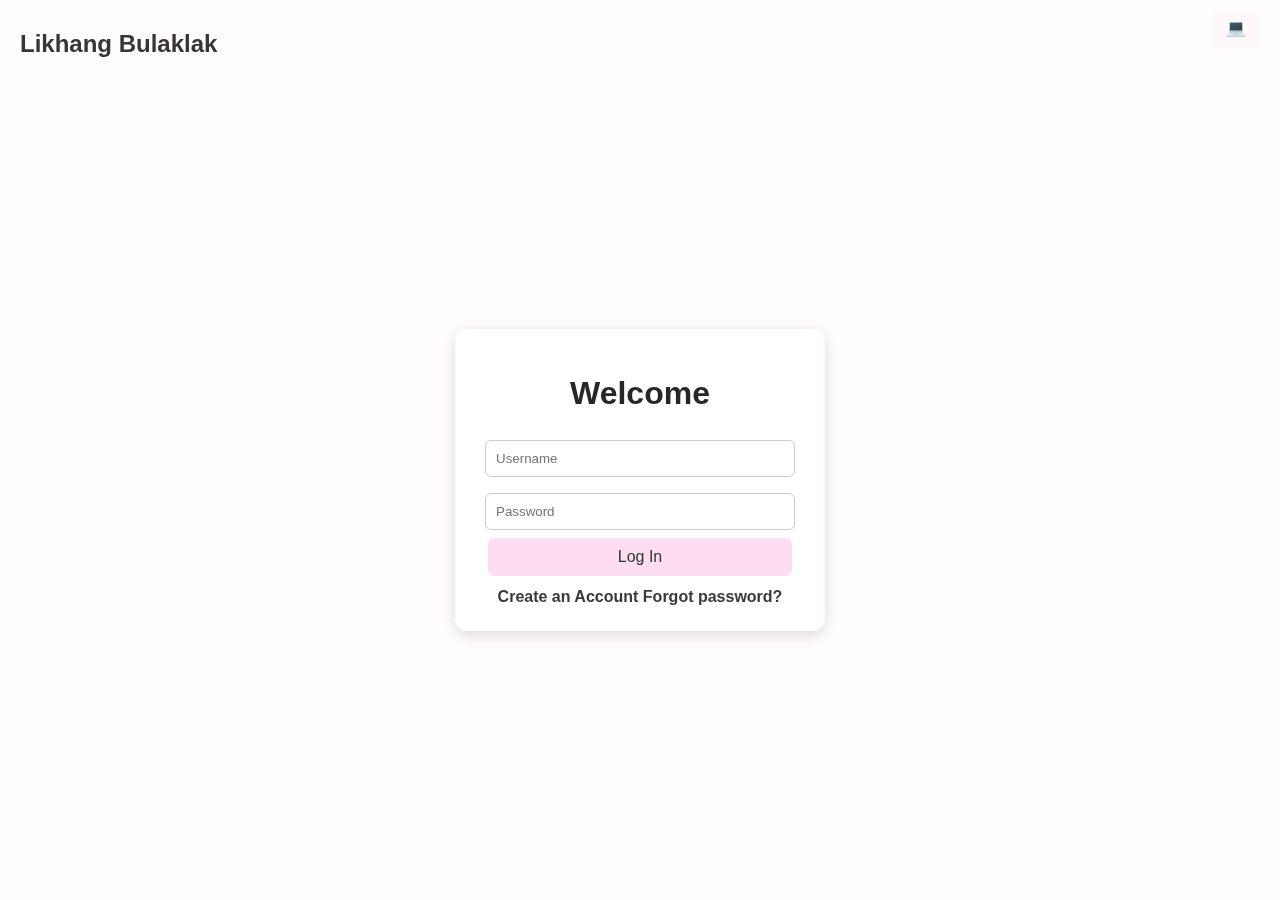
<file: log in/index.html>
<!DOCTYPE html>
<html lang="en">
<head>
    <meta charset="UTF-8">
    <meta name="viewport" content="width=device-width, initial-scale=1.0">
    <title>LikhangBUlaklak - Login</title>
    <link rel="stylesheet" href="style.css">
</head>
<body>

   
    <header>
        <h2>Likhang Bulaklak</h2> 
        <a href="adminlogin.html" class="admin-btn">💻</a> 
    </header>

    
    <div class="overlay"></div>

   
    <div class="main-wrapper">
        <div class="login-box">
            <h1>Welcome</h1>
            <form onsubmit="return index (event)">
                <input type="text" id="username" placeholder="Username" required>
                <input type="password" id="password" placeholder="Password" required>
                <button type="submit">Log In</button>
            </form>
            <div class="links">
                <a class="button link" href="createacc.html">Create an Account</a>
                <a class="button link" href="forgot.html">Forgot password?</a>
            

            </div>
        </div>
    </div>
    <script>
          function index(event) {
        event.preventDefault();
        let user = document.getElementById("username").value;
        let pass = document.getElementById("password").value;

        // Hardcoded admin credentials
        if (user === "dennis11"&& pass === "dennis12") {
            alert("Welcome to Homepage");
            window.location.href= "home.html";
        } else {
            alert("Invalid Admin Credentials!");
        }
    }
    </script>
</body>
</html>
</file>
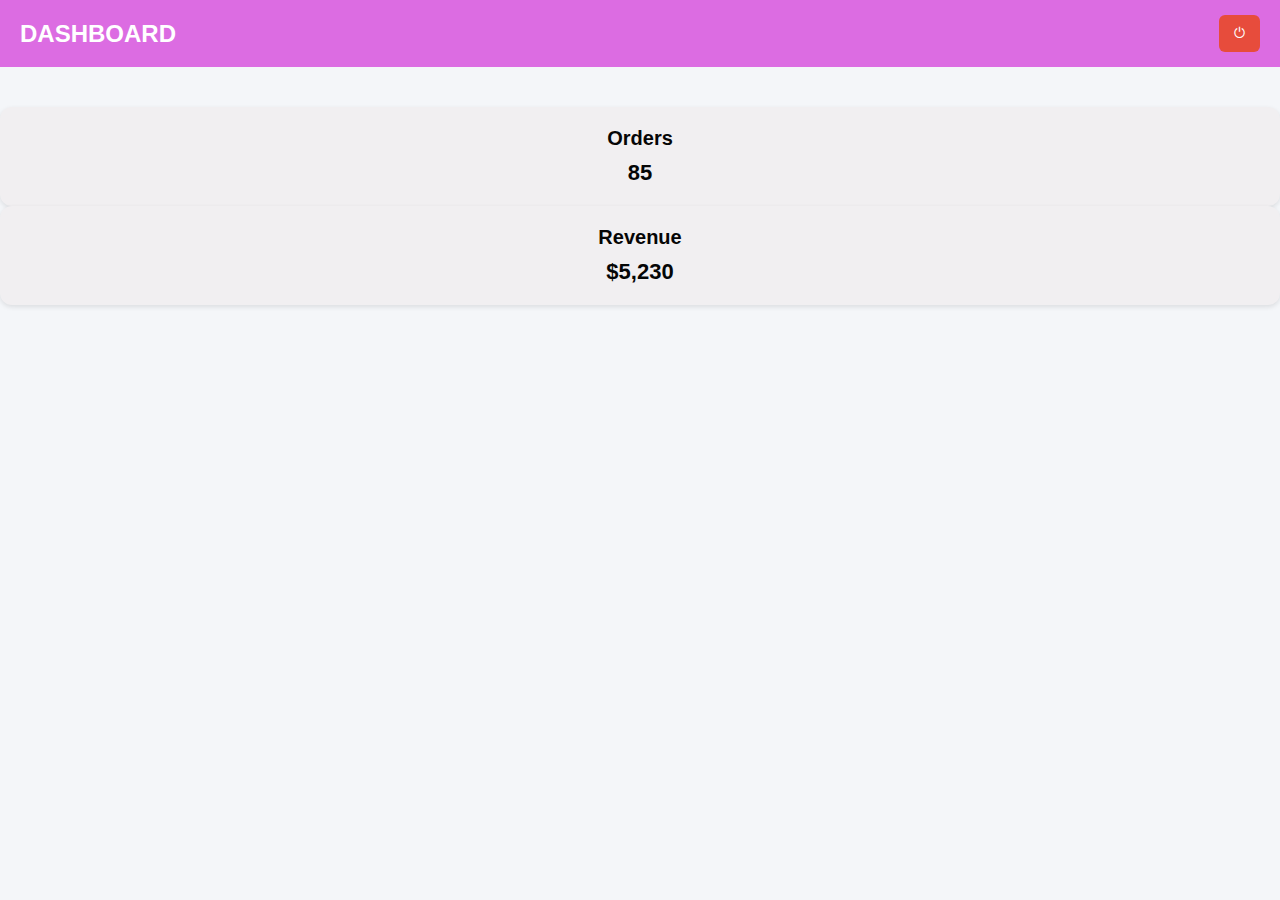
<file: log in/acc.html>
<!DOCTYPE html> 
<html lang="en">
<head>
  <meta charset="UTF-8" />
  <meta name="viewport" content="width=device-width, initial-scale=1.0"/>
  <title>Admin Dashboard</title>
  <style>
    * {
      margin: 0;
      padding: 0;
      box-sizing: border-box;
      font-family: Arial, sans-serif;
    }

    body {
      background: #f4f6f9;
    }

    header {
      background: #dc6ce2;
      color: #fff;
      padding: 15px 20px;
      display: flex;
      justify-content: space-between; /* ✅ pushes items left & right */
      align-items: center;
    }

    header h1 {
      font-size: 24px;
    }

    .logout-btn {
      background: #e74c3c;
      color: #fff;
      padding: 10px 15px;
      border: none;
      border-radius: 6px;
      cursor: pointer;
      font-size: 14px;
      transition: 0.3s;
    }

    .logout-btn:hover {
      background: #c0392b;
    }

    .cards {
      display: flex;
      gap: 20px;
      flex-wrap: wrap;
      padding: 20px;
    }

    .card {
      flex: 1;
      min-width: 200px;
      background: #f1eff1;
      padding: 20px;
      border-radius: 12px;
      text-align: center;
      box-shadow: 0 2px 5px rgba(0,0,0,0.1);
      transition: transform 0.3s;
    }

    .card:hover {
      transform: translateY(-5px);
    }

    .card h3 {
      font-size: 20px;
      color: #060606;
      margin-bottom: 10px;
    }

    .card p {
      font-size: 22px;
      font-weight: bold;
      color: #050606;
    }
  </style>
</head>
<body>

  <header>
    <h1>DASHBOARD</h1>
    <button class="logout-btn" onclick="logout()">⏻</button>
  </header>

  <div class="cards">
    </div>
    <div class="card">
      <h3>Orders</h3>
      <p>85</p>
    </div>
    <div class="card">
      <h3>Revenue</h3>
      <p>$5,230</p>
    </div>
  </div>

  <script>
    function logout() {
      window.location.href = "adminlogin.html";
    }
  </script>

</body>
</html>
</file>
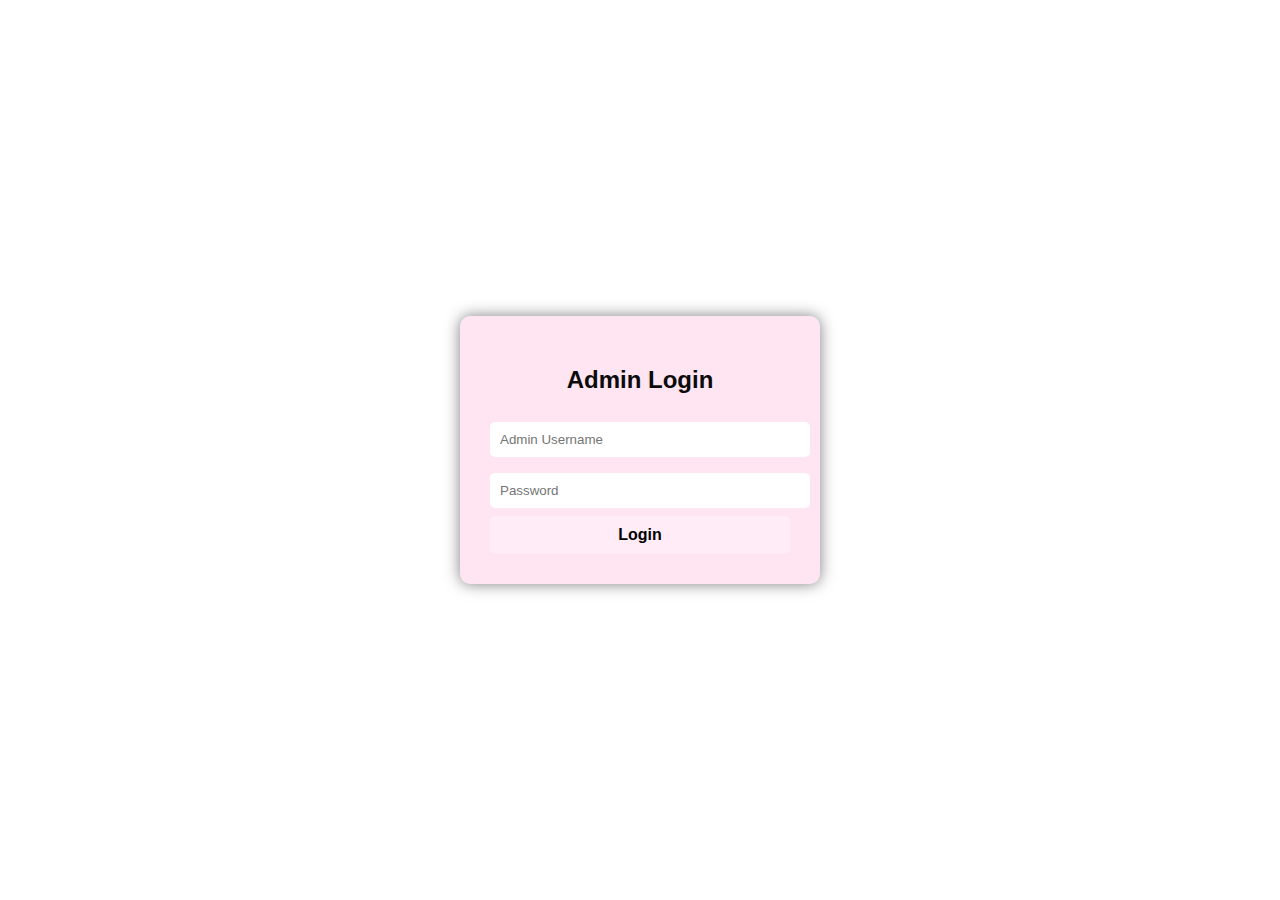
<file: log in/adminlogin.html>
<!DOCTYPE html>
<html lang="en">
<head>
<meta charset="UTF-8">
<meta name="viewport" content="width=device-width, initial-scale=1.0">
<title>Admin Login</title>
<style>
    body {
        margin: 0;
        padding: 0;
        font-family: Arial, sans-serif;
        height: 100vh;
        background: url("https://mcdn.wallpapersafari.com/medium/54/85/1EUg2L.jpg") ;
        background-position: center;
        display: flex;
        justify-content: center;
        align-items: center;
    }

    .login-box {
        background: rgb(255, 228, 242);
        padding: 30px;
        border-radius: 10px;
        width: 300px;
        text-align: center;
        color: rgb(11, 11, 11);
        box-shadow: 0 0 15px rgba(0,0,0,0.5);
    }

    .login-box h2 {
        margin-bottom: 20px;
        font-size: 24px;
    }

    .login-box input {
        width: 100%;
        padding: 10px;
        margin: 8px 0;
        border: none;
        border-radius: 5px;
        outline: none;
    }

    .login-box button {
        width: 100%;
        padding: 10px;
        background: rgb(255, 236, 246);
        border: none;
        border-radius: 5px;
        color: black;
        font-size: 16px;
        cursor: pointer;
        font-weight: bold;
    }

    .login-box button:hover {
        background: #ffe4fd;
    }
</style>
</head>
<body>  

<div class="login-box">
    <h2>Admin Login</h2>
    <form onsubmit="return adminLogin(event)">
        <input type="text" id="adminUser" placeholder="Admin Username" required>
        <input type="password" id="adminPass" placeholder="Password" required>
        <button type="submit">Login</button>
    </form>     
</div>

<script>
    function adminLogin(event) {
        event.preventDefault();
        let user = document.getElementById("adminUser").value;
        let pass = document.getElementById("adminPass").value;

        // Hardcoded admin credentials
        if (user === "admin"&& pass === "admin123") {
            alert("Welcome Admin!");
            window.location.href = "acc.html"; // Change to your admin dashboard page
        } else {
            alert("Invalid Admin Credentials!");
        }
    }
</script>

</body>
</html>
</file>
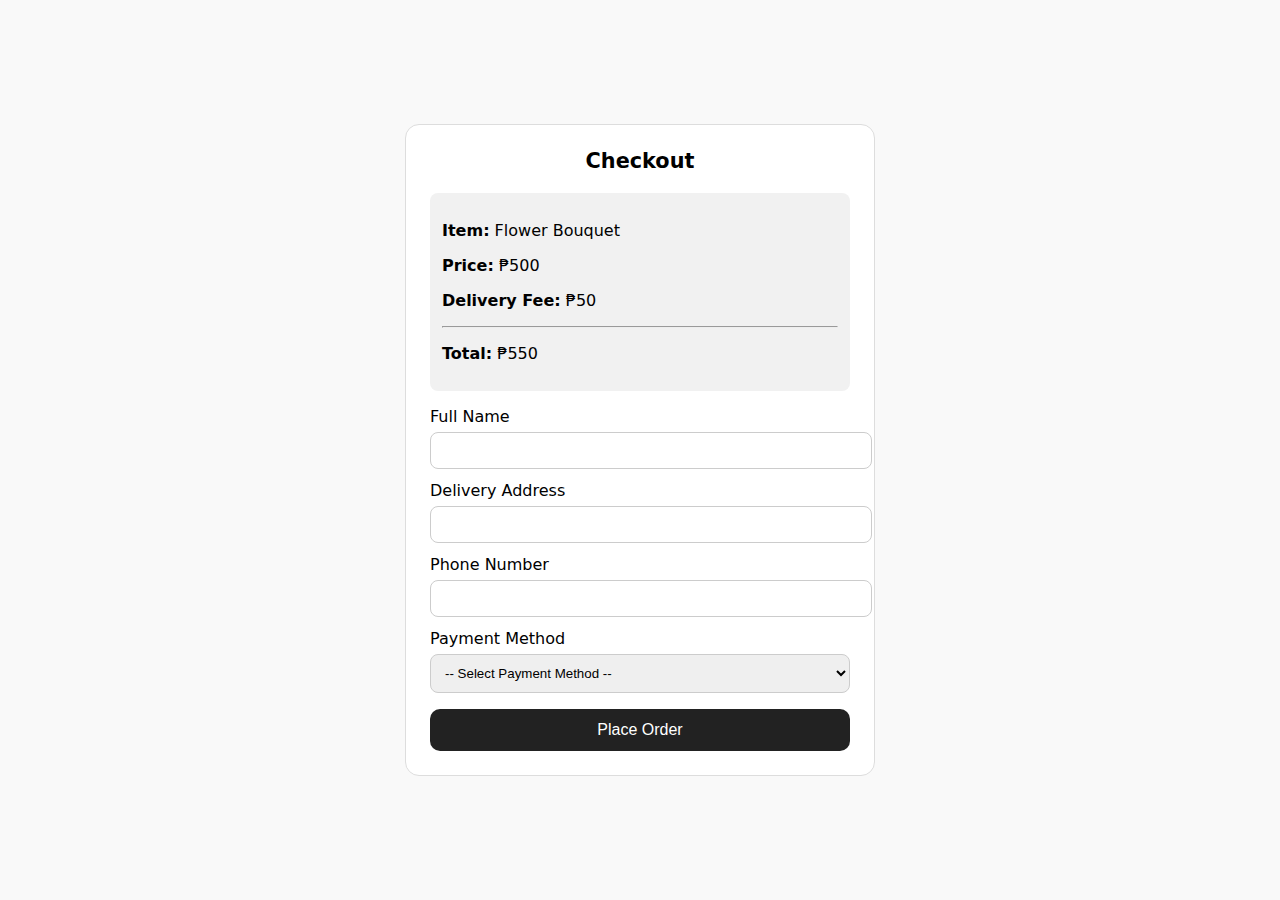
<file: log in/checkout.html>
<!DOCTYPE html>
<html lang="en">
<head>
  <meta charset="UTF-8">
  <meta name="viewport" content="width=device-width, initial-scale=1.0">
  <title>Checkout</title>
  <style>
    body { font-family: system-ui, Arial, sans-serif; display:flex; min-height:100vh; margin:0; background:#f9f9f9; }
    .wrap { margin:auto; width: 420px; padding:24px; border:1px solid #ddd; border-radius:14px; background:#fff; }
    h1 { font-size:1.3rem; margin:0 0 20px; text-align:center; }
    label { display:block; margin:12px 0 6px; }
    input, select { width:100%; padding:10px; border:1px solid #ccc; border-radius:8px; }
    .summary { background:#f1f1f1; padding:12px; border-radius:8px; margin:16px 0; }
    button { width:100%; margin-top:16px; padding:12px; border-radius:10px; border:none; background:#222; color:#fff; cursor:pointer; font-size:1rem; }
    .success { text-align:center; margin-top:20px; color:green; font-weight:bold; }
  </style>
</head>
<body>
  <main class="wrap">
    <h1>Checkout</h1>

    <!-- Order Summary -->
    <div class="summary">
      <p><strong>Item:</strong> Flower Bouquet</p>
      <p><strong>Price:</strong> ₱500</p>
      <p><strong>Delivery Fee:</strong> ₱50</p>
      <hr>
      <p><strong>Total:</strong> ₱550</p>
    </div>

    <!-- Delivery Info -->
    <form id="checkoutForm">
      <label for="name">Full Name</label>
      <input id="name" name="name" type="text" required>

      <label for="address">Delivery Address</label>
      <input id="address" name="address" type="text" required>

      <label for="phone">Phone Number</label>
      <input id="phone" name="phone" type="tel" required>

      <label for="payment">Payment Method</label>
      <select id="payment" name="payment" required>
        <option value="">-- Select Payment Method --</option>
        <option value="cod">Cash on Delivery (COD)</option>
      </select>

      <button type="submit">Place Order</button>
    </form>

    <div id="message" class="success" style="display:none;">
      ✅ Your order has been placed! Pay upon delivery.
    </div>
  </main>

  <script>
    const form = document.getElementById("checkoutForm");
    const msg = document.getElementById("message");

    form.addEventListener("submit", function(e) {
      e.preventDefault(); // prevent page refresh
      msg.style.display = "block"; // show success message
      form.style.display = "none"; // hide form
    });
  </script>
</body>
</html>
</file>
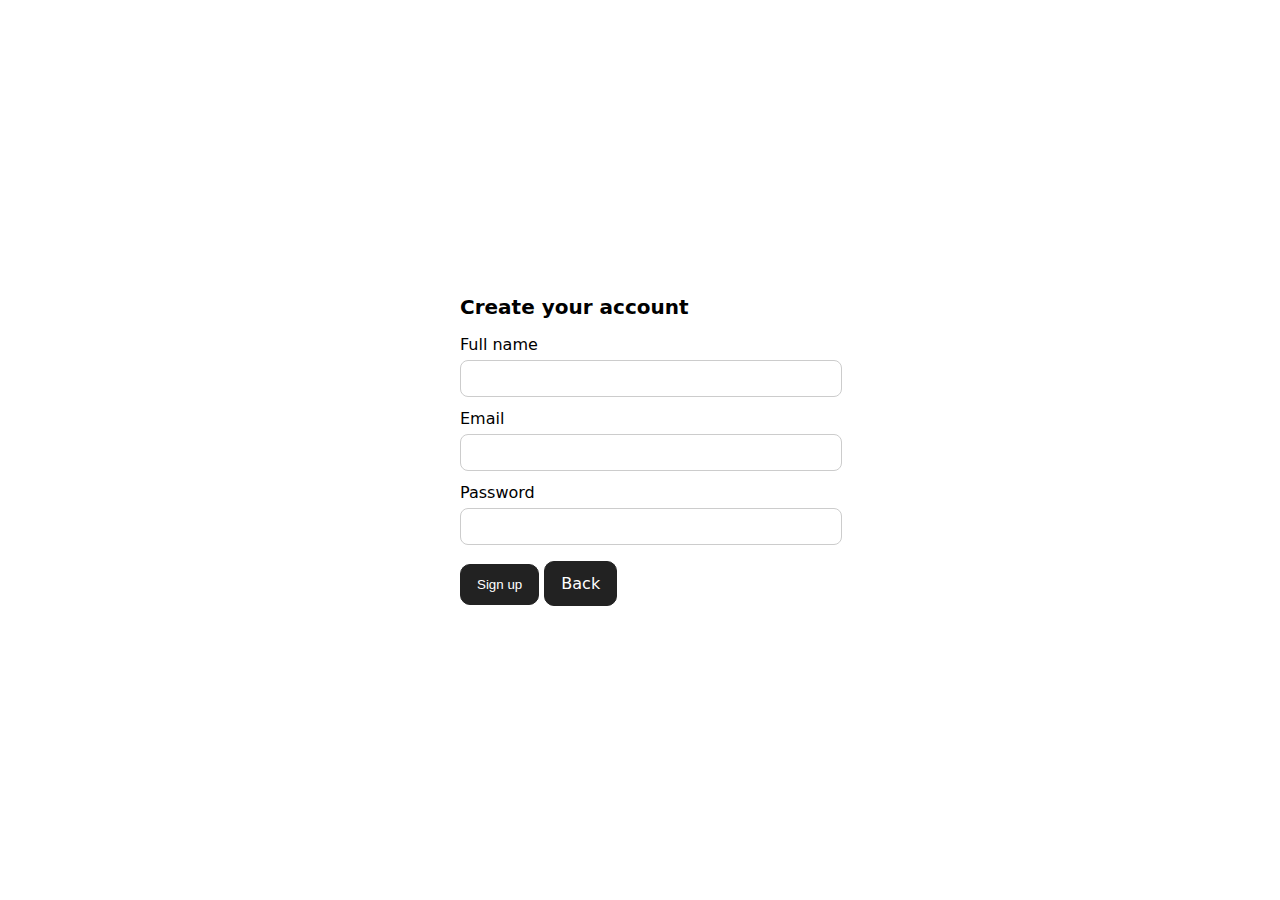
<file: log in/createacc.html>
<!DOCTYPE html>
<html lang="en">
<head>
  <meta charset="utf-8" />
  <meta name="viewport" content="width=device-width, initial-scale=1" />
  <title>Create Account</title>
  <style>
    body { font-family: system-ui, Arial, sans-serif; display:flex; min-height:100vh; margin:0; }
    .wrap { margin:auto; width: 360px; padding:24px; border:1px solid #dddddd00; border-radius:14px; }
    h1 { font-size:1.25rem; margin:0 0 16px; }
    label { display:block; margin:12px 0 6px; }
    input { width:100%; padding:10px; border:1px solid #ccc; border-radius:8px; }
    button, a.button { margin-top:16px; padding:12px 16px; border-radius:10px; border:1px solid #222; background:#222; color:#fff; cursor:pointer; text-decoration:none; display:inline-block; }
    body {background-image: url(https://mcdn.wallpapersafari.com/medium/54/85/1EUg2L.jpg);}
  </style>
</head>
<body>
  <main class="wrap">
    <h1>Create your account</h1>

    <!-- Example form (no backend) -->
    <form action="#" method="post">
      <label for="name">Full name</label>
      <input id="name" name="name" type="text" required />

      <label for="email">Email</label>
      <input id="email" name="email" type="email" required />

      <label for="password">Password</label>
      <input id="password" name="password" type="password" required />

      <button type="submit">Sign up</button>
      <a class="button link" href="index.html">Back</a>
    </form>
  </main>
</body>
</html>
</file>
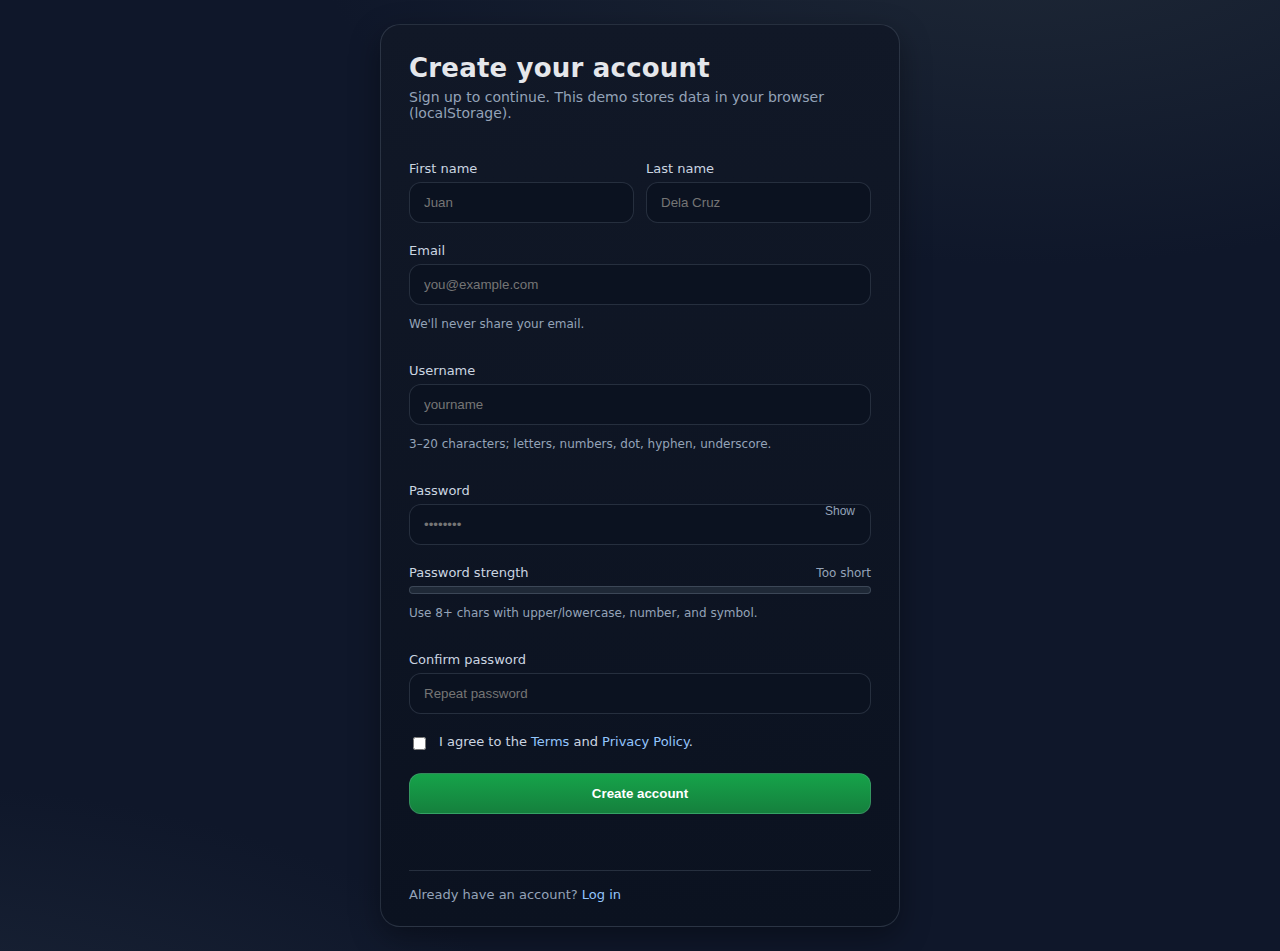
<file: log in/createprocc.html>
<!DOCTYPE html>
<html lang="en">
<head>
  <meta charset="UTF-8" />
  <meta name="viewport" content="width=device-width, initial-scale=1" />
  <title>Create Account</title>
  <style>
    :root {
      --bg: #0f172a;        /* slate-900 */
      --card: #111827;      /* gray-900 */
      --muted: #94a3b8;     /* slate-400 */
      --text: #e5e7eb;      /* gray-200 */
      --accent: #22c55e;    /* green-500 */
      --danger: #ef4444;    /* red-500 */
      --ring: #3b82f6;      /* blue-500 */
    }
    * { box-sizing: border-box; }
    body {
      margin: 0; font-family: system-ui, -apple-system, Segoe UI, Roboto, Ubuntu, Cantarell, Noto Sans, Arial, "Apple Color Emoji", "Segoe UI Emoji";
      background: radial-gradient(1200px 600px at 80% -10%, #1f2937 0, transparent 60%),
                  radial-gradient(1200px 600px at -10% 120%, #1e293b 0, transparent 60%),
                  var(--bg);
      color: var(--text);
      min-height: 100vh; display: grid; place-items: center; padding: 24px;
    }
    .card {
      width: 100%; max-width: 520px; background: linear-gradient(180deg, #111827 0%, #0b1220 100%);
      border: 1px solid rgba(148,163,184,.2); border-radius: 20px; box-shadow: 0 10px 30px rgba(0,0,0,.35);
      overflow: hidden;
    }
    .header { padding: 28px 28px 14px; }
    .title { margin: 0; font-size: 26px; letter-spacing: .2px; }
    .subtitle { margin: 6px 0 0; color: var(--muted); font-size: 14px; }
    form { padding: 20px 28px 28px; display: grid; gap: 14px; }
    label { font-size: 13px; color: #cbd5e1; display: block; margin: 6px 0 6px; }
    .row { display: grid; gap: 12px; grid-template-columns: 1fr 1fr; }
    input[type="text"], input[type="email"], input[type="password"] {
      width: 100%; padding: 12px 14px; border-radius: 12px; border: 1px solid rgba(148,163,184,.2);
      background: #0b1220; color: var(--text); outline: none; transition: border-color .15s, box-shadow .15s;
    }
    input:focus { border-color: var(--ring); box-shadow: 0 0 0 3px rgba(59,130,246,.25); }
    .hint { font-size: 12px; color: var(--muted); }
    .error { font-size: 12px; color: var(--danger); margin-top: 6px; }
    .pw-wrap { position: relative; }
    .toggle {
      position: absolute; right: 10px; top: 50%; transform: translateY(-50%);
      border: 0; background: transparent; color: var(--muted); cursor: pointer; font-size: 12px;
    }
    .meter {
      height: 8px; background: #1f2937; border-radius: 999px; overflow: hidden; border: 1px solid rgba(148,163,184,.25);
    }
    .meter > div { height: 100%; width: 0%; background: var(--danger); transition: width .25s ease, background .25s ease; }
    .terms { display: flex; gap: 10px; align-items: flex-start; font-size: 13px; color: #cbd5e1; }
    .btn {
      display: inline-flex; justify-content: center; align-items: center; gap: 8px;
      padding: 12px 16px; border-radius: 12px; border: 1px solid rgba(148,163,184,.25);
      background: linear-gradient(180deg, #16a34a, #15803d); color: white; font-weight: 600; cursor: pointer;
    }
    .btn:disabled { opacity: .5; cursor: not-allowed; }
    .muted-link { color: #93c5fd; text-decoration: none; }
    .footer { padding: 0 28px 24px; color: var(--muted); font-size: 13px; }
    .toast { display:none; margin-top: 8px; padding: 10px 12px; border-radius: 10px; background: #052e16; color:#bbf7d0; border:1px solid #14532d; font-size: 13px; }
    .sep { height:1px; background: rgba(148,163,184,.2); margin: 8px 28px 16px; }
    .flex { display:flex; justify-content: space-between; align-items:center; }
    .small { font-size: 12px; color: var(--muted); }
  </style>
</head>
<body>
  <div class="card" role="region" aria-labelledby="title">
    <div class="header">
      <h1 id="title" class="title">Create your account</h1>
      <p class="subtitle">Sign up to continue. This demo stores data in your browser (localStorage).</p>
    </div>

    <form id="signupForm" novalidate>
      <div class="row">
        <div>
          <label for="firstName">First name</label>
          <input id="firstName" name="firstName" type="text" placeholder="Juan" autocomplete="given-name" required />
        </div>
        <div>
          <label for="lastName">Last name</label>
          <input id="lastName" name="lastName" type="text" placeholder="Dela Cruz" autocomplete="family-name" required />
        </div>
      </div>

      <div>
        <label for="email">Email</label>
        <input id="email" name="email" type="email" placeholder="you@example.com" autocomplete="email" required />
        <p class="hint">We'll never share your email.</p>
      </div>

      <div>
        <label for="username">Username</label>
        <input id="username" name="username" type="text" minlength="3" maxlength="20" pattern="^[a-zA-Z0-9_\.\-]+$" placeholder="yourname" autocomplete="username" required />
        <p class="hint">3–20 characters; letters, numbers, dot, hyphen, underscore.</p>
      </div>

      <div class="pw-wrap">
        <label for="password">Password</label>
        <input id="password" name="password" type="password" minlength="8" placeholder="••••••••" autocomplete="new-password" required />
        <button type="button" class="toggle" aria-label="Show password" id="togglePw">Show</button>
      </div>

      <div>
        <div class="flex"><label>Password strength</label><span id="strengthLabel" class="small">Too short</span></div>
        <div class="meter" aria-hidden="true"><div id="meterFill"></div></div>
        <p class="hint">Use 8+ chars with upper/lowercase, number, and symbol.</p>
      </div>

      <div class="pw-wrap">
        <label for="confirm">Confirm password</label>
        <input id="confirm" name="confirm" type="password" placeholder="Repeat password" autocomplete="new-password" required />
      </div>

      <label class="terms">
        <input id="terms" type="checkbox" required />
        <span>I agree to the <a class="muted-link" href="#" onclick="alert('Add your Terms URL')">Terms</a> and <a class="muted-link" href="#" onclick="alert('Add your Privacy URL')">Privacy Policy</a>.</span>
      </label>

      <button class="btn" type="submit" id="submitBtn">Create account</button>
      <div id="toast" class="toast" role="status" aria-live="polite">Account created! (Saved to localStorage for demo)</div>
      <div id="errors" class="error" aria-live="assertive"></div>
    </form>

    <div class="sep"></div>
    <div class="footer">
      Already have an account? <a class="muted-link" href="login.html" onclick="alert('Wire this to your login page')">Log in</a>
    </div>
  </div>

  <script>
    const form = document.getElementById('signupForm');
    const errorsEl = document.getElementById('errors');
    const meterFill = document.getElementById('meterFill');
    const strengthLabel = document.getElementById('strengthLabel');
    const toast = document.getElementById('toast');
    const togglePw = document.getElementById('togglePw');
    const passwordEl = document.getElementById('password');
    const confirmEl = document.getElementById('confirm');

    togglePw.addEventListener('click', () => {
      const type = passwordEl.type === 'password' ? 'text' : 'password';
      passwordEl.type = type;
      confirmEl.type = type;
      togglePw.textContent = type === 'password' ? 'Show' : 'Hide';
    });

    function scorePassword(pw) {
      let score = 0;
      if (!pw) return 0;
      if (pw.length >= 8) score++;
      if (/[A-Z]/.test(pw) && /[a-z]/.test(pw)) score++;
      if (/[0-9]/.test(pw)) score++;
      if (/[^A-Za-z0-9]/.test(pw)) score++;
      return score; // 0..4
    }

    function updateMeter() {
      const pw = passwordEl.value;
      const score = scorePassword(pw);
      const pct = [0, 25, 50, 75, 100][score];
      meterFill.style.width = pct + '%';
      const labels = ['Too short', 'Weak', 'Fair', 'Good', 'Strong'];
      strengthLabel.textContent = labels[score];
      meterFill.style.background = score <= 1 ? 'var(--danger)' : score === 2 ? '#f59e0b' : score === 3 ? '#10b981' : 'var(--accent)';
    }
    passwordEl.addEventListener('input', updateMeter);

    function showError(msg) {
      errorsEl.textContent = msg;
      if (!msg) return;
      errorsEl.scrollIntoView({ behavior: 'smooth', block: 'nearest' });
    }

    function saveToLocal(user) {
      const key = 'demo_users';
      const list = JSON.parse(localStorage.getItem(key) || '[]');
      if (list.some(u => u.username.toLowerCase() === user.username.toLowerCase())) {
        throw new Error('Username is already taken.');
      }
      if (list.some(u => u.email.toLowerCase() === user.email.toLowerCase())) {
        throw new Error('An account with this email already exists.');
      }
      list.push(user);
      localStorage.setItem(key, JSON.stringify(list));
    }

    form.addEventListener('submit', (e) => {
      e.preventDefault();
      showError('');

      if (!form.checkValidity()) {
        // trigger native messages for the first invalid element
        const firstInvalid = form.querySelector(':invalid');
        firstInvalid.focus();
        showError('Please fill out all required fields correctly.');
        return;
      }

      const firstName = form.firstName.value.trim();
      const lastName  = form.lastName.value.trim();
      const email     = form.email.value.trim();
      const username  = form.username.value.trim();
      const password  = form.password.value;
      const confirm   = form.confirm.value;
      const terms     = form.terms.checked;

      if (password !== confirm) {
        showError('Passwords do not match.');
        return;
      }
      if (scorePassword(password) < 3) {
        showError('Password is too weak. Aim for Good or Strong.');
        return;
      }
      if (!terms) {
        showError('Please agree to the Terms and Privacy Policy.');
        return;
      }

      const user = {
        id: crypto.getRandomValues(new Uint32Array(1))[0].toString(16),
        firstName, lastName, email, username,
        passwordHash: btoa(password) // demo only! replace with server-side hashing
      };

      try {
        // Demo (client-side only)
        saveToLocal(user);

        // If you have a backend, replace the saveToLocal call with a fetch:
        // await fetch('/api/register', { method: 'POST', headers: { 'Content-Type': 'application/json' }, body: JSON.stringify(user) });

        toast.style.display = 'block';
        form.reset();
        updateMeter();
        setTimeout(() => {
          toast.style.display = 'none';
          // Redirect to login or dashboard as needed
          // window.location.href = '/login.html';
        }, 1200);
      } catch (err) {
        showError(err.message || 'Something went wrong. Try again.');
      }
    });

    // init meter on load
    updateMeter();
  </script>
</body>
</html>
</file>
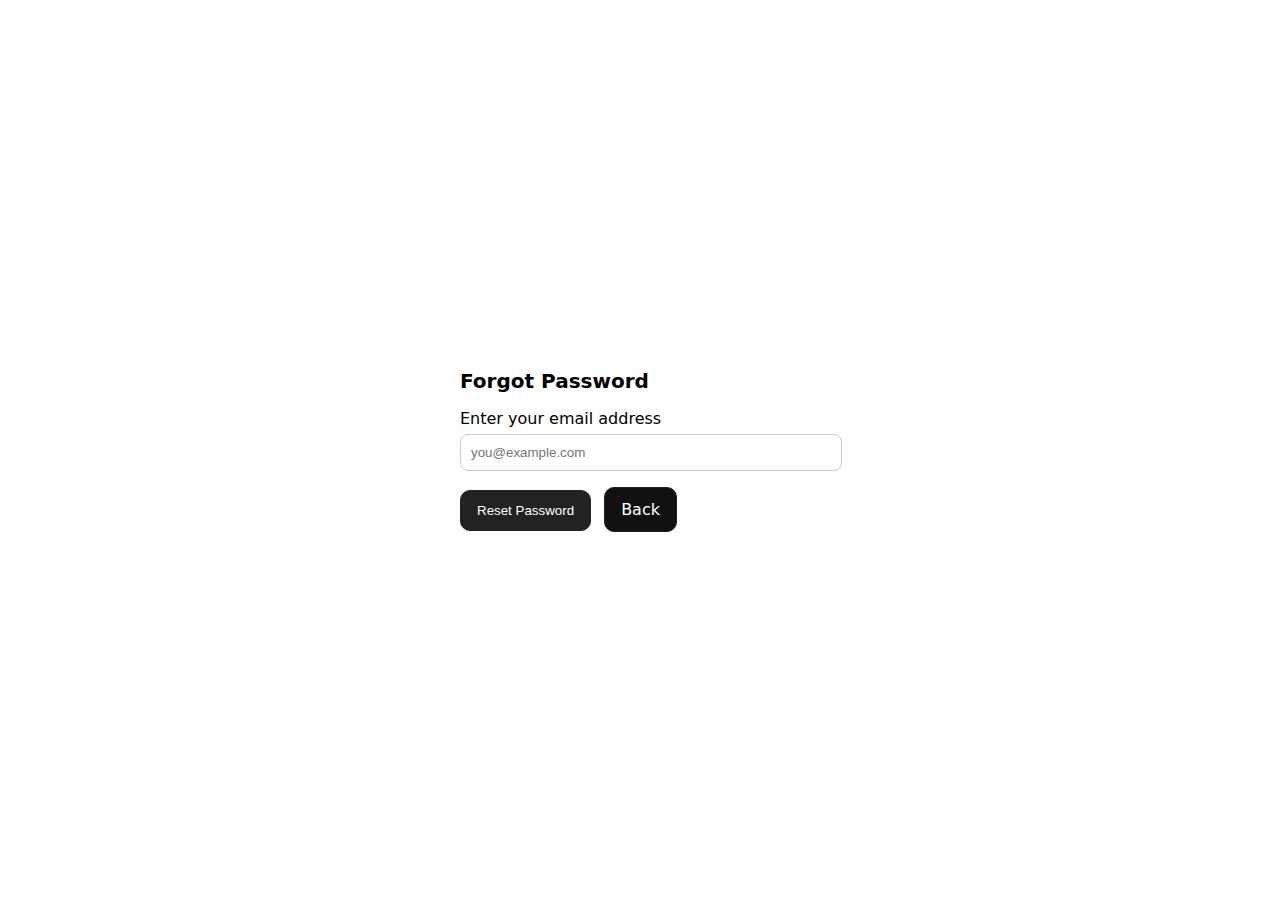
<file: log in/forgot.html>
<!DOCTYPE html>
<html lang="en">
<head>
  <meta charset="utf-8" />
  <meta name="viewport" content="width=device-width, initial-scale=1" />
  <title>Forgot Password</title>
  <style>
    body { font-family: system-ui, Arial, sans-serif; display:flex; min-height:100vh; margin:0; }
    .wrap { margin:auto; width: 360px; padding:24px; border:1px solid #dddddd00; border-radius:14px; }
    h1 { font-size:1.25rem; margin:0 0 16px; }
    label { display:block; margin:12px 0 6px; }
    input { width:100%; padding:10px; border:1px solid #ccc; border-radius:8px; }
    button, a.button { margin-top:16px; padding:12px 16px; border-radius:10px; border:1px solid #222; background:#222; color:#fff; cursor:pointer; text-decoration:none; display:inline-block; }
    a.link { background:#121111; color:#ffffff; margin-left:8px; }
    body {background-image: url(https://mcdn.wallpapersafari.com/medium/54/85/1EUg2L.jpg);}
  </style>
</head>
<body>
  <main class="wrap">
    <h1>Forgot Password</h1>

    <form action="#" method="post">
      <label for="email">Enter your email address</label>
      <input id="email" name="email" type="email" placeholder="you@example.com" required />

      <button type="submit">Reset Password</button>
      <a class="button link" href="index.html">Back</a>
    </form>
  </main>
</body>
</html>
</file>
<file: log in/style.css>
body {
    margin: 0;
    font-family: Arial, sans-serif;
    background-image:url("https://mcdn.wallpapersafari.com/medium/54/85/1EUg2L.jpg");
    background-size:cover;
    background-repeat: no-repeat;
    background-position: center;
}


.main-wrapper {
    width: 100%;
    height: calc(100vh - 60px); 
    display: flex;
    justify-content: center;
    align-items: center;
}


.overlay {
    position: fixed;
    top: 0; left: 0;
    width: 100%; height: 100%;
    background-color: rgba(255, 240, 245, 0.112);
    z-index: -1;
}
.logo {
    height: 40px; 
    width: auto;   
}

header {
    background-color: rgba(233, 209, 252, 0);
    color: rgb(57, 53, 53);
    padding: 10px 20px;
    display: flex;
    justify-content: space-between;
    align-items: left;
    height: 60px;
    box-sizing: border-box;
}

.admin-btn {
    background-color: #f8d7e51d;
    color: #2d2c2c;
    padding: 8px 14px;
    border-radius: 8px;
    text-decoration: none;
    font-weight: bold;
}

.admin-btn:hover {
    background-color: #ffffff;
}


.login-box {
    background: #ffffff;
    padding: 25px;
    border-radius: 12px;
    width: 320px;
    text-align: center;
    box-shadow: 0px 4px 15px rgba(0,0,0,0.15);
}

h1 {
    color: #282627;
    margin-bottom: 20px;
}

input {
    width: 90%;
    padding: 10px;
    margin: 8px 0;
    border: 1px solid #ccc;
    border-radius: 6px;
}

button {
    background-color:  #fdddef;
    color: rgb(52, 52, 52);
    border: none;
    padding: 10px;
    width: 95%;
    border-radius: 6px;
    font-size: 16px;
    cursor: pointer;
}

button:hover {
    background-color: #ffffff;
}

.links {
    margin-top: 12px;
}

.links a {
    text-decoration: none;
    color:  #393939;
    font-weight: bold;
}

.links a:hover {
    text-decoration: underline;
}
</file>
